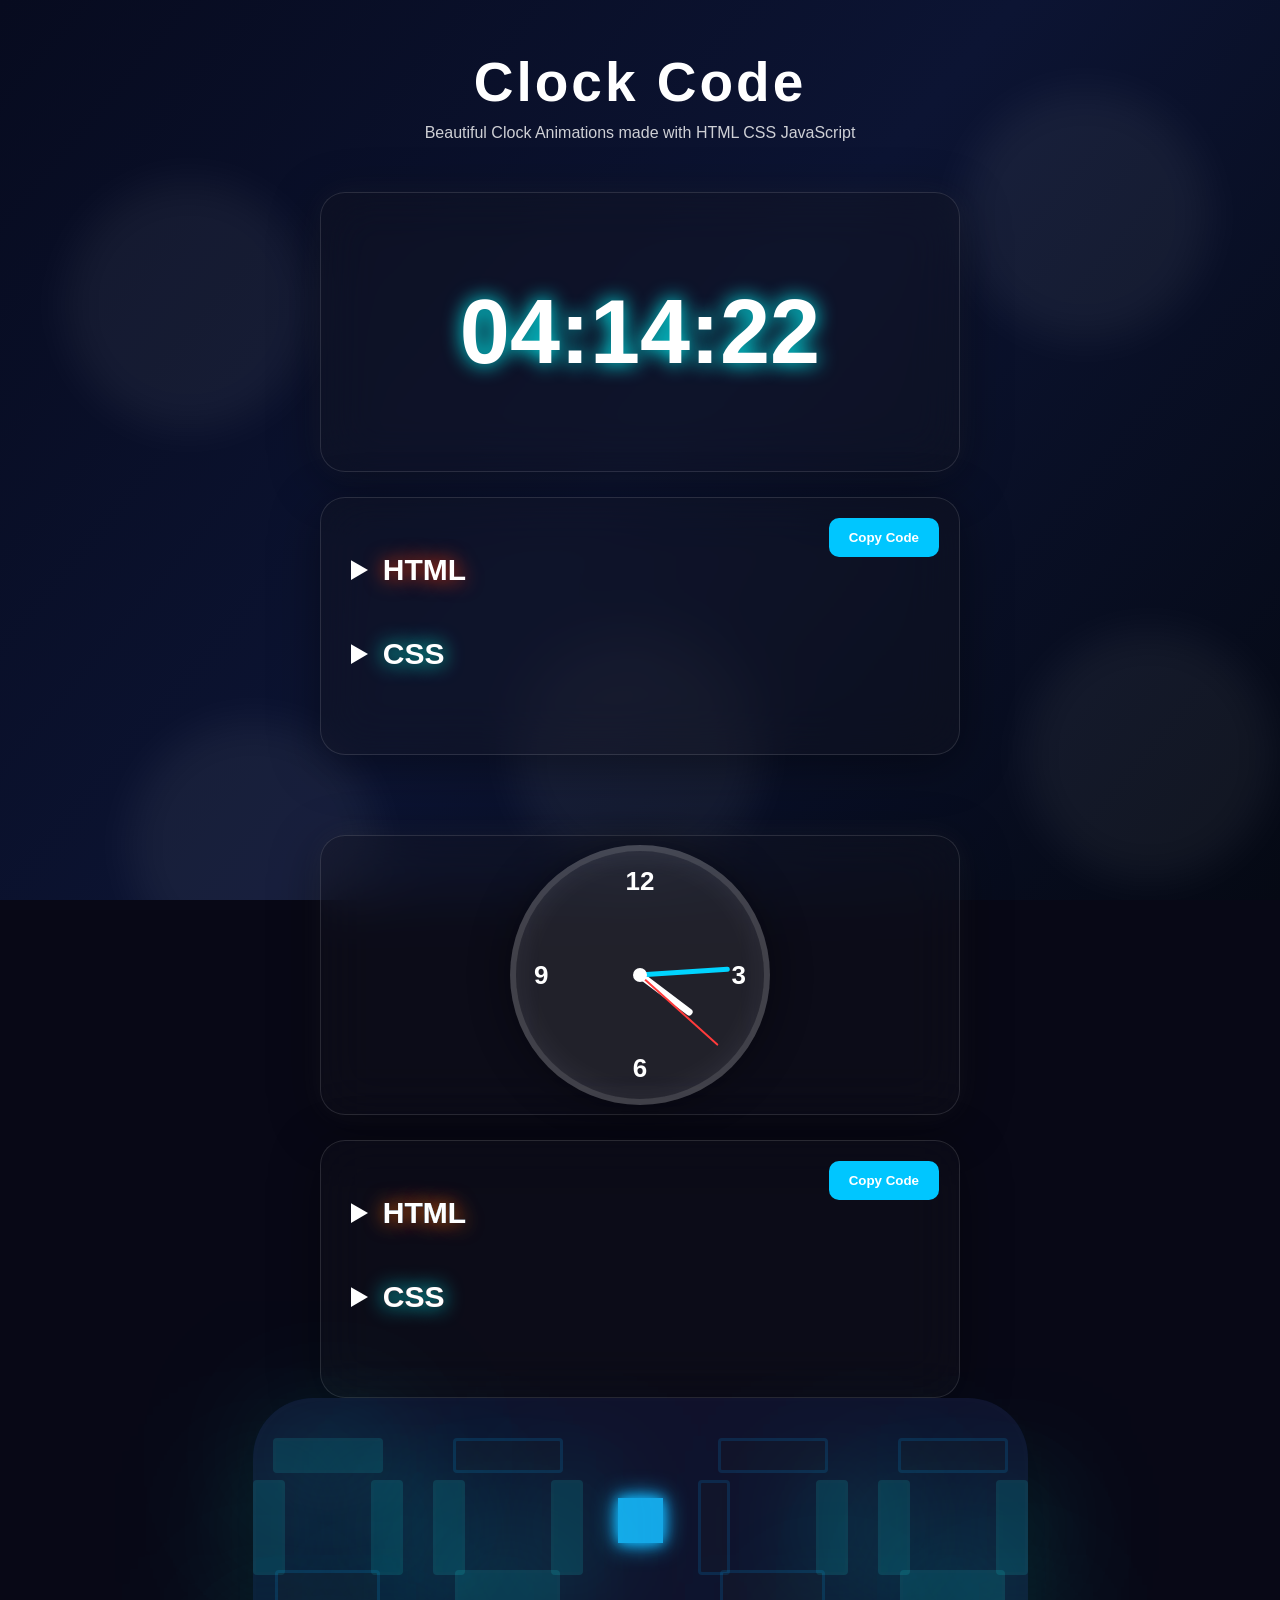
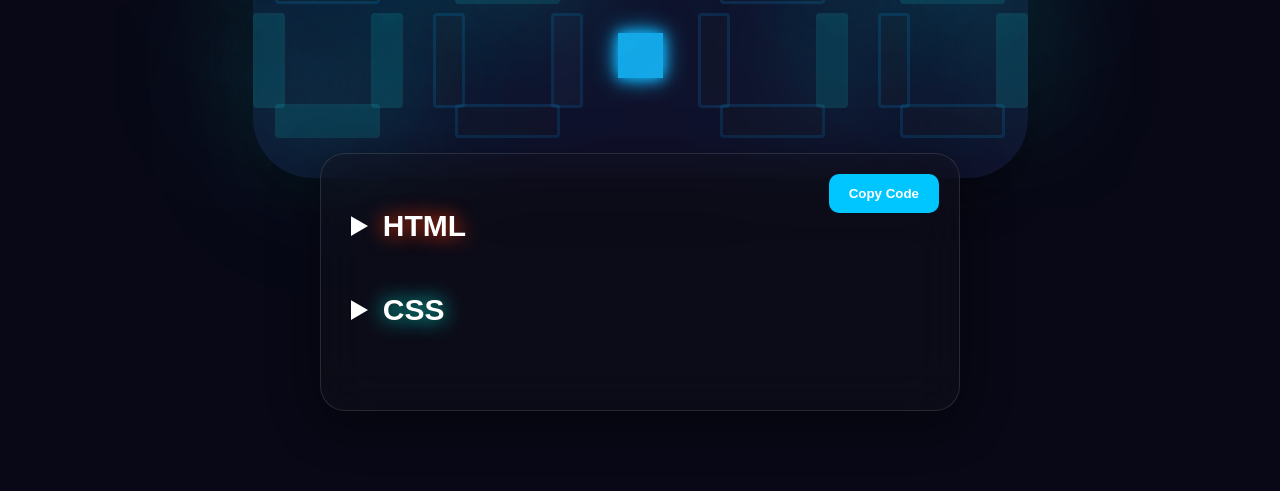
<file: index.html>
<!DOCTYPE html>
<html lang="en">
<head>

<meta charset="UTF-8">
<meta name="viewport" content="width=device-width, initial-scale=1.0">

<title>Clock Code</title>

<link rel="stylesheet" href="style.css">

</head>
<body>

<div class="background">
    <span></span>
    <span></span>
    <span></span>
    <span></span>
    <span></span>
</div>

<header>

<h1>Clock Code</h1>

<p>Beautiful Clock Animations made with HTML CSS JavaScript</p>

</header>


<div class="container">

<!--==========================
      CLOCK ITEM
===========================-->

<div class="card">

<div class="preview">

<div id="clock1" class="demo-clock">
12:45
</div>

</div>


<div class="codeBox">

<button class="copyBtn">
Copy Code
</button>

<pre><code>
<details>
    <summary class="html">HTML</summary>
<p>
&lt;div class="clock"&gt;
12:45
&lt;/div&gt;
</p>
</details>

<details>
    <summary class="css">CSS</summary>
.clock{
font-size:60px;
font-weight:bold;
color:white;
}
</details>

</code></pre>

</div>

</div>

<!--==========================
END
===========================-->



</div>

<!--============================================================================================================================-->
<div class="container">

<!--==========================
      CLOCK ITEM
===========================-->

<div class="card">

<div class="preview">

<div class="clock2">

    <div class="center"></div>

    <div class="hand hour" id="hour"></div>
    <div class="hand minute" id="minute"></div>
    <div class="hand second" id="second"></div>

    <span class="number n12">12</span>
    <span class="number n3">3</span>
    <span class="number n6">6</span>
    <span class="number n9">9</span>

</div>

</div>


<div class="codeBox">

<button class="copyBtn">
Copy Code
</button>

<pre><code class="c2">
<details>
    <summary class="html">HTML</summary>
<p>
&lt;div class="clock2"&gt;
    &lt;div class="center"&gt;&lt;/div&gt;
    &lt;div class="hand hour"&gt;&lt;/div&gt;
    &lt;div class="hand minute"&gt;&lt;/div&gt;
    &lt;div class="hand second"&gt;&lt;/div&gt;
&lt;/div&gt;
</p>
</details>

<details>
    <summary class="css">CSS</summary>
.clock2{

position:relative;

width:260px;
height:260px;

border-radius:50%;

background:rgba(255,255,255,.08);

backdrop-filter:blur(20px);

border:6px solid rgba(255,255,255,.15);

box-shadow:
0 0 40px rgba(0,0,0,.4),
inset 0 0 30px rgba(255,255,255,.08);

}

.center{

position:absolute;

width:14px;
height:14px;

background:white;

border-radius:50%;

top:50%;
left:50%;

transform:translate(-50%,-50%);

z-index:20;

}

.hand{

position:absolute;

left:50%;
bottom:50%;

transform-origin:bottom;

border-radius:20px;

}

.hour{

width:7px;
height:65px;

background:white;

z-index:5;

}

.minute{

width:5px;
height:90px;

background:#00d4ff;

z-index:6;

}

.second{

width:2px;
height:105px;

background:#ff3b3b;

z-index:7;

}

.number{

position:absolute;

font-size:26px;

font-weight:bold;

}

.n12{

top:15px;
left:50%;

transform:translateX(-50%);

}

.n3{

right:18px;
top:50%;

transform:translateY(-50%);

}

.n6{

bottom:15px;
left:50%;

transform:translateX(-50%);

}

.n9{

left:18px;
top:50%;

transform:translateY(-50%);

}
</details>

</code></pre>

</div>


</div>


<!--==========================
END
===========================-->






<div class="card">

<div class="preview">

<div class="clock3">

    <!-- Hour 1 -->
    <div class="digit" id="d1" >
        <div class="a1"></div>
        <div class="b1"></div>
        <div class="c1"></div>
        <div class="d1"></div>
        <div class="e1"></div>
        <div class="f1"></div>
        <div class="g1"></div>
    </div>

    <!-- Hour 2 -->
    <div class="digit" id="d2">
        <div class="a2"></div>
        <div class="b2"></div>
        <div class="c2"></div>
        <div class="d2"></div>
        <div class="e2"></div>
        <div class="f2"></div>
        <div class="g2"></div>
    </div>

    <!-- Colon -->
    <div class="colon">
        <div class="dot"></div>
        <div class="dot"></div>
    </div>

    <!-- Minute 1 -->
    <div class="digit" id="d3">
        <div class="a3"></div>
        <div class="b3"></div>
        <div class="c3"></div>
        <div class="d3"></div>
        <div class="e3"></div>
        <div class="f3"></div>
        <div class="g3"></div>
    </div>

    <!-- Minute 2 -->
    <div class="digit" id="d4">
        <div class="a4"></div>
        <div class="b4"></div>
        <div class="c4"></div>
        <div class="d4"></div>
        <div class="e4"></div>
        <div class="f4"></div>
        <div class="g4"></div>
    </div>

</div>


</div>


<div class="codeBox">

<button class="copyBtn">
Copy Code
</button>

<pre><code class="c2">
<details>
    <summary class="html">HTML</summary>
<p>
&lt;div class="clock3"&gt;

    &lt;!-- Hour 1 --&gt;
    &lt;div class="digit" id="d1"&gt;
        &lt;div class="a1"&gt;&lt;/div&gt;
        &lt;div class="b1"&gt;&lt;/div&gt;
        &lt;div class="c1"&gt;&lt;/div&gt;
        &lt;div class="d1"&gt;&lt;/div&gt;
        &lt;div class="e1"&gt;&lt;/div&gt;
        &lt;div class="f1"&gt;&lt;/div&gt;
        &lt;div class="g1"&gt;&lt;/div&gt;
    &lt;/div&gt;

    &lt;!-- Hour 2 --&gt;
    &lt;div class="digit" id="d2"&gt;
        &lt;div class="a2"&gt;&lt;/div&gt;
        &lt;div class="b2"&gt;&lt;/div&gt;
        &lt;div class="c2"&gt;&lt;/div&gt;
        &lt;div class="d2"&gt;&lt;/div&gt;
        &lt;div class="e2"&gt;&lt;/div&gt;
        &lt;div class="f2"&gt;&lt;/div&gt;
        &lt;div class="g2"&gt;&lt;/div&gt;
    &lt;/div&gt;

    &lt;!-- Colon --&gt;
    &lt;div class="colon"&gt;
        &lt;div class="dot"&gt;&lt;/div&gt;
        &lt;div class="dot"&gt;&lt;/div&gt;
    &lt;/div&gt;

    &lt;!-- Minute 1 --&gt;
    &lt;div class="digit" id="d3"&gt;
        &lt;div class="a3"&gt;&lt;/div&gt;
        &lt;div class="b3"&gt;&lt;/div&gt;
        &lt;div class="c3"&gt;&lt;/div&gt;
        &lt;div class="d3"&gt;&lt;/div&gt;
        &lt;div class="e3"&gt;&lt;/div&gt;
        &lt;div class="f3"&gt;&lt;/div&gt;
        &lt;div class="g3"&gt;&lt;/div&gt;
    &lt;/div&gt;

    &lt;!-- Minute 2 --&gt;
    &lt;div class="digit" id="d4"&gt;
        &lt;div class="a4"&gt;&lt;/div&gt;
        &lt;div class="b4"&gt;&lt;/div&gt;
        &lt;div class="c4"&gt;&lt;/div&gt;
        &lt;div class="d4"&gt;&lt;/div&gt;
        &lt;div class="e4"&gt;&lt;/div&gt;
        &lt;div class="f4"&gt;&lt;/div&gt;
        &lt;div class="g4"&gt;&lt;/div&gt;
    &lt;/div&gt;

&lt;/div&gt;
</p>
</details>

<details>
    <summary class="css">CSS</summary>
     <p>
        body{
    margin:0;
    min-height:100vh;
    display:flex;
    justify-content:center;
    align-items:center;
    background:#0a0b1a;
}

.clock3{
    width:900px;
    height:380px;
    background:#10112b;
    border-radius:60px;

    display:flex;
    justify-content:center;
    align-items:center;
    gap:30px;

    box-shadow:
    0 20px 40px rgba(0,0,0,.35),
    inset 0 0 25px rgba(255,255,255,.02);
}


.digit{
    width:150px;
    height:300px;
    position:relative;
}


/* ===== جميع القطع ===== */

.digit div[class^="a"],
.digit div[class^="b"],
.digit div[class^="c"],
.digit div[class^="d"],
.digit div[class^="e"],
.digit div[class^="f"],
.digit div[class^="g"]{

    position:absolute;

    background:#2d3558;
    border:3px solid #0aa7f3;
    border-radius:4px;

    opacity:.15;

    transition:
    opacity .25s,
    background .25s,
    box-shadow .25s;
}


/* ===== القطعة المضيئة ===== */

.on{

    opacity:1 !important;

    background:#88a8d4 !important;

    box-shadow:
    0 0 8px #12b8ff,
    0 0 18px #12b8ff,
    inset 0 0 8px rgba(255,255,255,.25);
}


/* =========================
      Horizontal
========================= */


.a1,.a2,.a3,.a4{

    top:0;
    left:20px;

    width:110px;
    height:35px;
}


.g1,.g2,.g3,.g4{

    top:132px;
    left:22px;

    width:105px;
    height:34px;
}


.d1,.d2,.d3,.d4{

    bottom:0;
    left:22px;

    width:105px;
    height:34px;
}




/* =========================
      Vertical
========================= */


.f1,.f2,.f3,.f4{

    top:42px;
    left:0;

    width:32px;
    height:95px;
}



.b1,.b2,.b3,.b4{

    top:42px;
    right:0;

    width:32px;
    height:95px;
}



.e1,.e2,.e3,.e4{

    bottom:30px;
    left:0;

    width:32px;
    height:95px;
}



.c1,.c2,.c3,.c4{

    bottom:30px;
    right:0;

    width:32px;
    height:95px;
}




/* =========================
        Colon
========================= */


.colon{

    width:55px;
    height:180px;

    display:flex;
    flex-direction:column;
    justify-content:space-between;
    align-items:center;
}


.dot{

    width:45px;
    height:45px;

    background:#16a7e7;

    box-shadow:
    0 0 12px #12b8ff,
    0 0 25px #12b8ff;
}
     </p>
</details>

</code></pre>

</div>


</div>
<!--============================================================================================================-->

</div>
<script src="code.js"></script>

</body>
</html>
</file>
<file: style.css>
*{
margin:0;
padding:0;
box-sizing:border-box;
font-family:Arial,Helvetica,sans-serif;
}

body{

background:#080816;
overflow-x:hidden;
min-height:100vh;
color:white;

}


/* Animated Background */

.background{

position:fixed;
width:100%;
height:100%;
overflow:hidden;
z-index:-1;

background:linear-gradient(
130deg,
#070b1f,
#0c1433,
#050914
);

}

.background span{

position:absolute;
display:block;

width:250px;
height:250px;

background:rgba(255,255,255,.05);

border-radius:50%;

animation:move 25s linear infinite;

filter:blur(20px);

}

.background span:nth-child(1){

left:5%;
top:20%;
animation-duration:20s;

}

.background span:nth-child(2){

left:75%;
top:10%;
animation-duration:30s;

}

.background span:nth-child(3){

left:40%;
top:70%;
animation-duration:18s;

}

.background span:nth-child(4){

left:80%;
top:70%;
animation-duration:35s;

}

.background span:nth-child(5){

left:10%;
top:80%;
animation-duration:28s;

}

@keyframes move{

0%{

transform:
translateY(0)
rotate(0deg)
scale(1);

}

50%{

transform:
translateY(-120px)
rotate(180deg)
scale(1.4);

}

100%{

transform:
translateY(0)
rotate(360deg)
scale(1);

}

}


/* Header */

header{

text-align:center;
padding:50px 20px;

animation:fade 1s;

}

header h1{

font-size:55px;

letter-spacing:3px;

}

header p{

opacity:.8;
margin-top:10px;

}


/* Container */

.container{

width:50%;
max-width:1200px;

margin:auto;

display:flex;
flex-direction:column;

gap:50px;

padding-bottom:80px;

}


/* Card */

.card{

display:flex;

flex-direction:column;

gap:25px;

animation:up .8s;

}


/* Preview */

.preview{

height:280px;

background:rgba(20,20,30,.35);

backdrop-filter:blur(25px);

border:1px solid rgba(255,255,255,.12);

border-radius:25px;

display:flex;

align-items:center;

justify-content:center;

box-shadow:

0 10px 50px rgba(0,0,0,.4),

0 0 30px rgba(255,255,255,.05);

transition:.4s;

}

.preview:hover{

transform:translateY(-8px);

}


/* Demo */

.demo-clock{

font-size:90px;

font-weight:bold;

text-shadow:

0 0 20px cyan;

}


/* Code */

.codeBox{

position:relative;

background:rgba(20,20,30,.35);

backdrop-filter:blur(25px);

border:1px solid rgba(255,255,255,.12);

border-radius:25px;

padding:30px;

box-shadow:

0 10px 50px rgba(0,0,0,.4);

}

.codeBox pre{

overflow:auto;

white-space:pre-wrap;

font-size:15px;

line-height:28px;

}


/* Copy */

button{

position:absolute;

right:20px;

top:20px;

background:#00c6ff;

color:white;

border:none;

padding:12px 20px;

border-radius:10px;

cursor:pointer;

font-weight:bold;

transition:.3s;

}

button:hover{

background:#00e5ff;

transform:scale(1.06);

}


/* Animations */

@keyframes fade{

from{

opacity:0;

}

to{

opacity:1;

}

}

@keyframes up{

from{

opacity:0;

transform:translateY(60px);

}

to{

opacity:1;

transform:translateY(0);

}

}


/* Responsive */

@media(max-width:700px){

.demo-clock{

font-size:55px;

}

header h1{

font-size:40px;

}

.preview{

height:220px;

}

}





.html{
    font-size:30px;
    font-weight:bold;
    text-shadow: 0 0 20px rgb(255, 55, 0);
    transition:0.3s;
}

.html:hover{
    font-size:40px;
    text-shadow: 0 0 40px rgb(255, 55, 0);
}
.css{
    font-size:30px;

font-weight:bold;

text-shadow:

0 0 20px rgb(0, 255, 225);
transition:0.3s;
}
.css:hover{
    font-size:40px;
    text-shadow:

0 0 40px rgb(0, 255, 225);
}









.clock2{

position:relative;

width:260px;
height:260px;

border-radius:50%;

background:rgba(255,255,255,.08);

backdrop-filter:blur(20px);

border:6px solid rgba(255,255,255,.15);

box-shadow:
0 0 40px rgba(0,0,0,.4),
inset 0 0 30px rgba(255,255,255,.08);

}

.center{

position:absolute;

width:14px;
height:14px;

background:white;

border-radius:50%;

top:50%;
left:50%;

transform:translate(-50%,-50%);

z-index:20;

}

.hand{

position:absolute;

left:50%;
bottom:50%;

transform-origin:bottom;

border-radius:20px;

}

.hour{

width:7px;
height:65px;

background:white;

z-index:5;

}

.minute{

width:5px;
height:90px;

background:#00d4ff;

z-index:6;

}

.second{

width:2px;
height:105px;

background:#ff3b3b;

z-index:7;

}

.number{

position:absolute;

font-size:26px;

font-weight:bold;

}

.n12{

top:15px;
left:50%;

transform:translateX(-50%);

}

.n3{

right:18px;
top:50%;

transform:translateY(-50%);

}

.n6{

bottom:15px;
left:50%;

transform:translateX(-50%);

}

.n9{

left:18px;
top:50%;

transform:translateY(-50%);

}



















.clock3{
    width:900px;
    height:380px;
    background:#10112b;
    border-radius:60px;

    display:flex;
    justify-content:center;
    align-items:center;
    gap:30px;

    box-shadow:
    0 20px 40px rgba(0,0,0,.35),
    inset 0 0 25px rgba(255,255,255,.02);
}


.digit{
    width:150px;
    height:300px;
    position:relative;
}


/* ===== جميع القطع ===== */

.digit div[class^="a"],
.digit div[class^="b"],
.digit div[class^="c"],
.digit div[class^="d"],
.digit div[class^="e"],
.digit div[class^="f"],
.digit div[class^="g"]{

    position:absolute;

    background:#2d3558;
    border:3px solid #0aa7f3;
    border-radius:4px;

    opacity:.15;

    transition:
    opacity .25s,
    background .25s,
    box-shadow .25s;
}


/* ===== القطعة المضيئة ===== */

.on{

    opacity:1 !important;

    background:#88a8d4 !important;

    box-shadow:
    0 0 8px #12b8ff,
    0 0 18px #12b8ff,
    inset 0 0 8px rgba(255,255,255,.25);
}


/* =========================
      Horizontal
========================= */


.a1,.a2,.a3,.a4{

    top:0;
    left:20px;

    width:110px;
    height:35px;
}


.g1,.g2,.g3,.g4{

    top:132px;
    left:22px;

    width:105px;
    height:34px;
}


.d1,.d2,.d3,.d4{

    bottom:0;
    left:22px;

    width:105px;
    height:34px;
}




/* =========================
      Vertical
========================= */


.f1,.f2,.f3,.f4{

    top:42px;
    left:0;

    width:32px;
    height:95px;
}



.b1,.b2,.b3,.b4{

    top:42px;
    right:0;

    width:32px;
    height:95px;
}



.e1,.e2,.e3,.e4{

    bottom:30px;
    left:0;

    width:32px;
    height:95px;
}



.c1,.c2,.c3,.c4{

    bottom:30px;
    right:0;

    width:32px;
    height:95px;
}




/* =========================
        Colon
========================= */


.colon{

    width:55px;
    height:180px;

    display:flex;
    flex-direction:column;
    justify-content:space-between;
    align-items:center;
}


.dot{

    width:45px;
    height:45px;

    background:#16a7e7;

    box-shadow:
    0 0 12px #12b8ff,
    0 0 25px #12b8ff;
}
</file>
